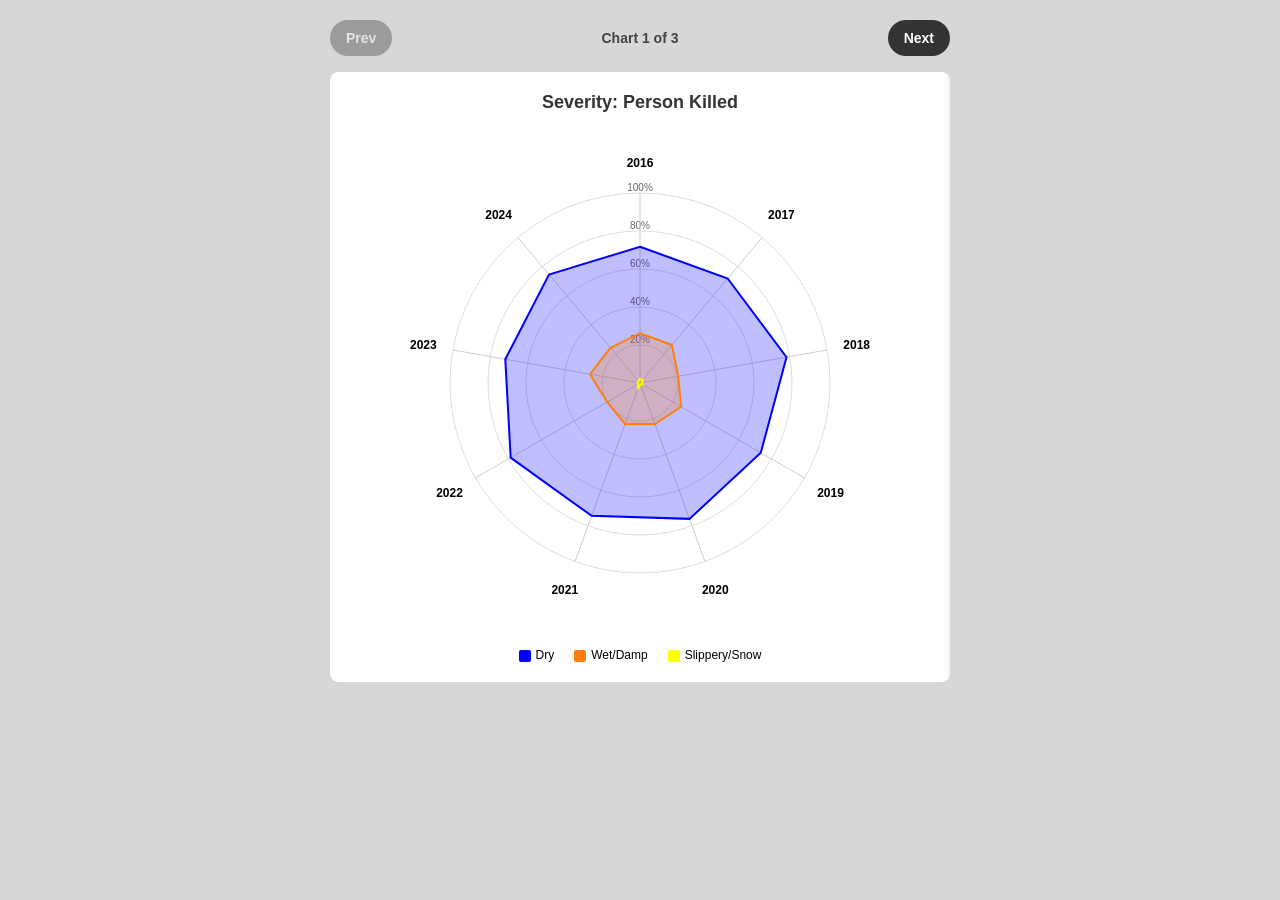
<file: severity2.html>
<!DOCTYPE html>
<html lang="en">
<head>
    <meta charset="UTF-8">
    <meta name="viewport" content="width=device-width, initial-scale=1.0">
    <title>Accident Severity Analysis - Radar Charts</title>
    <script src="d3.v7.min.js"></script>
    <style>
        body {
            font-family: Arial, sans-serif;
            margin: 20px;
            background-color: #d8d6d6;
        }
        h1 {
            text-align: center;
            color: #333;
        }
        .carousel-shell {
            max-width: 620px;
            margin: 0 auto;
        }
        .carousel-controls {
            display: flex;
            justify-content: space-between;
            align-items: center;
            gap: 12px;
            margin: 0 0 16px;
        }
        .nav-button {
            border: none;
            border-radius: 999px;
            padding: 10px 16px;
            font-size: 14px;
            font-weight: bold;
            color: white;
            background: #333;
            cursor: pointer;
            transition: opacity 0.2s ease, transform 0.2s ease;
        }
        .nav-button:hover:not(:disabled) {
            transform: translateY(-1px);
        }
        .nav-button:disabled {
            opacity: 0.35;
            cursor: not-allowed;
        }
        .chart-counter {
            flex: 1;
            text-align: center;
            font-size: 14px;
            font-weight: bold;
            color: #444;
        }
        .carousel-viewport {
            overflow: hidden;
            border-radius: 8px;
        }
        .carousel-track {
            display: flex;
            transition: transform 0.35s ease;
            will-change: transform;
        }
        .radar-chart-container {
            background-color: white;
            padding: 20px;
            border-radius: 8px;
            box-shadow: 0 2px 8px rgba(0, 0, 0, 0.1);
            width: 100%;
            box-sizing: border-box;
            flex: 0 0 100%;
        }
        .radar-chart-title {
            text-align: center;
            font-size: 18px;
            font-weight: bold;
            margin-bottom: 20px;
            color: #333;
        }
        svg {
            display: block;
            margin: 0 auto;
        }
        .radar-legend {
            margin-top: 15px;
            text-align: center;
            font-size: 12px;
        }
        .legend-item {
            display: inline-block;
            margin: 0 10px;
        }
        .legend-color {
            display: inline-block;
            width: 12px;
            height: 12px;
            margin-right: 5px;
            vertical-align: middle;
            border-radius: 2px;
        }
    </style>
</head>
<body>
    <div class="carousel-shell">
        <div class="carousel-controls">
            <button id="prevChart" class="nav-button" type="button">Prev</button>
            <div id="chartCounter" class="chart-counter"></div>
            <button id="nextChart" class="nav-button" type="button">Next</button>
        </div>
        <div class="carousel-viewport">
            <div class="carousel-track" id="chartsContainer"></div>
        </div>
    </div>

    <script>
        // Configuration
        const SEVERITY_LEVELS = [1, 2, 3];
        const SEVERITY_NAMES = {
            1: 'Person Killed',
            2: 'Serious Injury',
            3: 'Slight Injury'
        };
        const ROAD_SURFACE_NAMES = {
            0: 'Dry',
            1: 'Wet/Damp',
            2: 'Slippery/Snow'
        };
        const ROAD_SURFACE_COLORS = {
            0: '#0000ff',  // Purple
            1: '#ff7f0e',  // Blue
            2: '#ffff00'   // Orange
        };
        //["#0000ff", "#00ffff", "#00ff00", "#ffff00", "#ff0000"];

        const SVG_SIZE = 500;
        const MARGIN = 60;
        const CHART_RADIUS = (SVG_SIZE - 2 * MARGIN) / 2;

        const chartState = {
            currentIndex: 0,
            chartCount: SEVERITY_LEVELS.length
        };

        // Load data (percentages: array per severity -> accident_detail -> year_count in %)
        d3.json('public/heatmaps/accident_counts_by_year_roadSurface_severity_percent.json').then(data => {
            const dataBySeverity = {};
            const yearsSet = new Set();

            data.forEach(sevEntry => {
                const sev = Number(sevEntry.severity_death);
                dataBySeverity[sev] = {};
                sevEntry.accident_detail.forEach(detail => {
                    const road = Number(detail.roadSurfaceCondition);
                    const year_count = detail.year_count || {};
                    dataBySeverity[sev][road] = Object.assign({}, year_count);
                    Object.keys(year_count).forEach(y => yearsSet.add(Number(y)));
                });
            });

            const years = Array.from(yearsSet).sort((a, b) => a - b).map(String);
            const container = d3.select('#chartsContainer');

            SEVERITY_LEVELS.forEach(severity => {
                createRadarChart(container, dataBySeverity, severity, years);
            });

            setupCarousel();
        }).catch(err => {
            console.error('Failed to load severity data:', err);
        });

        function setupCarousel() {
            const track = document.getElementById('chartsContainer');
            const prevButton = document.getElementById('prevChart');
            const nextButton = document.getElementById('nextChart');
            const counter = document.getElementById('chartCounter');

            function render() {
                track.style.transform = `translateX(-${chartState.currentIndex * 100}%)`;
                prevButton.disabled = chartState.currentIndex === 0;
                nextButton.disabled = chartState.currentIndex === chartState.chartCount - 1;
                counter.textContent = `Chart ${chartState.currentIndex + 1} of ${chartState.chartCount}`;
            }

            prevButton.addEventListener('click', () => {
                if (chartState.currentIndex > 0) {
                    chartState.currentIndex -= 1;
                    render();
                }
            });

            nextButton.addEventListener('click', () => {
                if (chartState.currentIndex < chartState.chartCount - 1) {
                    chartState.currentIndex += 1;
                    render();
                }
            });

            render();
        }

        function createRadarChart(container, dataBySeverity, severity, years) {
            const numAxes = years.length;

            const chartDiv = container.append('div')
                .attr('class', 'radar-chart-container');

            chartDiv.append('div')
                .attr('class', 'radar-chart-title')
                .text(`Severity: ${SEVERITY_NAMES[severity]}`);

            const svg = chartDiv.append('svg')
                .attr('width', SVG_SIZE)
                .attr('height', SVG_SIZE);

            const g = svg.append('g')
                .attr('transform', `translate(${SVG_SIZE / 2}, ${SVG_SIZE / 2})`);

            const radialScale = d3.scaleLinear()
                .domain([0, 100])
                .range([0, CHART_RADIUS]);

            const numGridLines = 5;
            for (let i = 1; i <= numGridLines; i++) {
                const pct = (i / numGridLines) * 100;
                const radius = (CHART_RADIUS / numGridLines) * i;
                g.append('circle')
                    .attr('cx', 0)
                    .attr('cy', 0)
                    .attr('r', radius)
                    .style('fill', 'none')
                    .style('stroke', '#ddd')
                    .style('stroke-width', 1);

                g.append('text')
                    .attr('x', 0)
                    .attr('y', -radius)
                    .attr('dy', '-0.25em')
                    .attr('text-anchor', 'middle')
                    .style('font-size', '10px')
                    .style('fill', '#666')
                    .text(`${Math.round(pct)}%`);
            }

            const angleSlice = (Math.PI * 2) / numAxes;

            years.forEach((year, i) => {
                const angle = angleSlice * i - Math.PI / 2;
                const x = CHART_RADIUS * Math.cos(angle);
                const y = CHART_RADIUS * Math.sin(angle);

                g.append('line')
                    .attr('x1', 0)
                    .attr('y1', 0)
                    .attr('x2', x)
                    .attr('y2', y)
                    .style('stroke', '#ccc')
                    .style('stroke-width', 1);

                const labelRadius = CHART_RADIUS + 30;
                const labelX = labelRadius * Math.cos(angle);
                const labelY = labelRadius * Math.sin(angle);

                g.append('text')
                    .attr('x', labelX)
                    .attr('y', labelY)
                    .attr('text-anchor', 'middle')
                    .attr('dy', '0.35em')
                    .style('font-size', '12px')
                    .style('font-weight', 'bold')
                    .text(year);
            });

            [0, 1, 2].forEach(roadSurface => {
                const yearCounts = (dataBySeverity[severity] && dataBySeverity[severity][roadSurface]) || {};

                const points = years.map((year, i) => {
                    const angle = angleSlice * i - Math.PI / 2;
                    const pctValue = Number(yearCounts[year] || 0);
                    const radius = radialScale(pctValue);
                    const x = radius * Math.cos(angle);
                    const y = radius * Math.sin(angle);
                    return [x, y];
                });

                const polygonPath = d3.line()(points) + 'Z';

                g.append('path')
                    .attr('d', polygonPath)
                    .style('fill', ROAD_SURFACE_COLORS[roadSurface])
                    .style('fill-opacity', 0.25)
                    .style('stroke', ROAD_SURFACE_COLORS[roadSurface])
                    .style('stroke-width', 2);
            });

            const legend = chartDiv.append('div')
                .attr('class', 'radar-legend');

            [0, 1, 2].forEach(roadSurface => {
                const item = legend.append('div')
                    .attr('class', 'legend-item');

                item.append('span')
                    .attr('class', 'legend-color')
                    .style('background-color', ROAD_SURFACE_COLORS[roadSurface]);

                item.append('span')
                    .text(ROAD_SURFACE_NAMES[roadSurface]);
            });
        }
    </script>
</body>
</html>
</file>
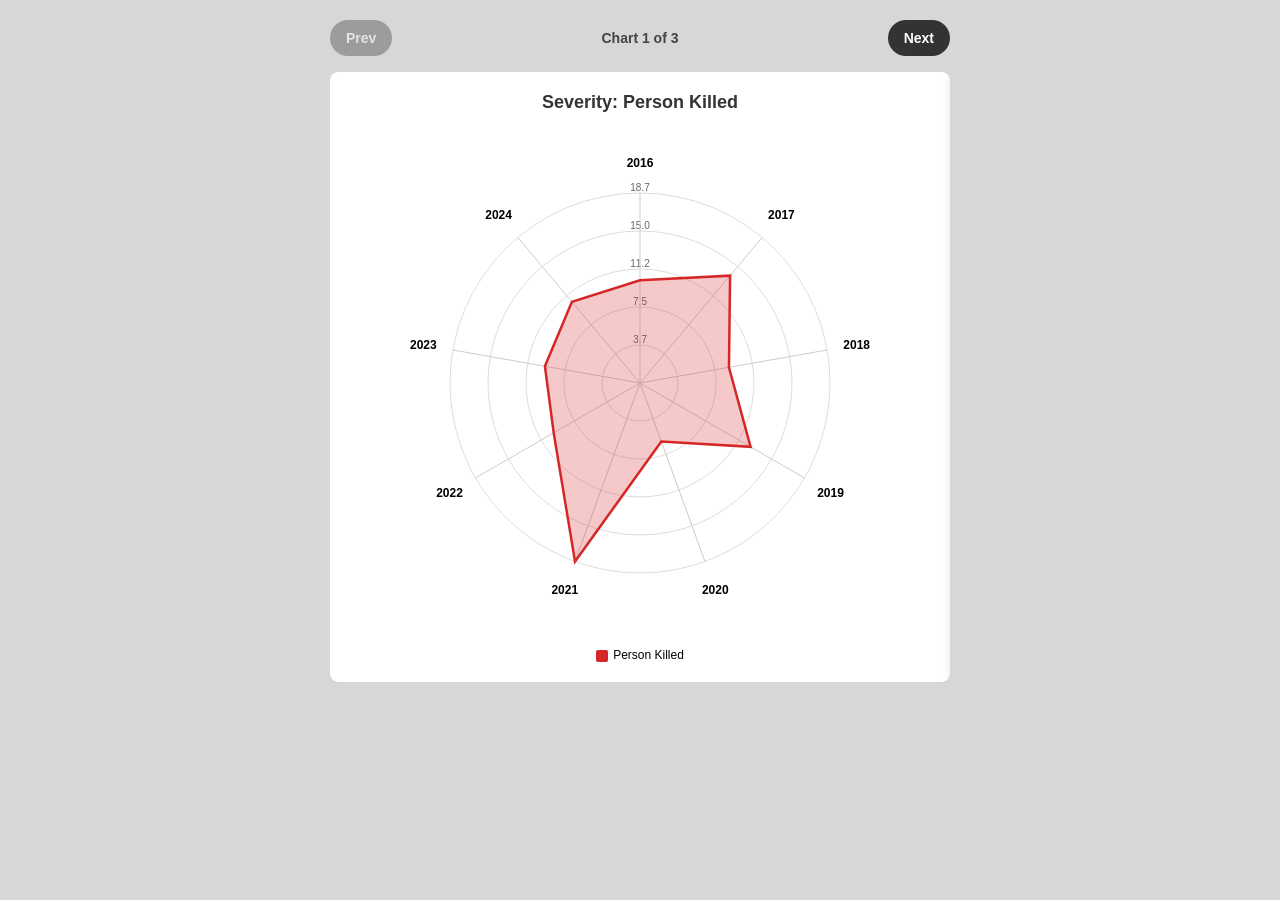
<file: severity3.html>
<!DOCTYPE html>
<html lang="en">
<head>
    <meta charset="UTF-8">
    <meta name="viewport" content="width=device-width, initial-scale=1.0">
    <title>Accident Severity Analysis - Radar Charts</title>
    <script src="d3.v7.min.js"></script>
    <style>
        body {
            font-family: Arial, sans-serif;
            margin: 20px;
            background-color: #d8d6d6;
        }
        h1 {
            text-align: center;
            color: #333;
        }
        .carousel-shell {
            max-width: 620px;
            margin: 0 auto;
        }
        .carousel-controls {
            display: flex;
            justify-content: space-between;
            align-items: center;
            gap: 12px;
            margin: 0 0 16px;
        }
        .nav-button {
            border: none;
            border-radius: 999px;
            padding: 10px 16px;
            font-size: 14px;
            font-weight: bold;
            color: white;
            background: #333;
            cursor: pointer;
            transition: opacity 0.2s ease, transform 0.2s ease;
        }
        .nav-button:hover:not(:disabled) {
            transform: translateY(-1px);
        }
        .nav-button:disabled {
            opacity: 0.35;
            cursor: not-allowed;
        }
        .chart-counter {
            flex: 1;
            text-align: center;
            font-size: 14px;
            font-weight: bold;
            color: #444;
        }
        .carousel-viewport {
            overflow: hidden;
            border-radius: 8px;
        }
        .carousel-track {
            display: flex;
            transition: transform 0.35s ease;
            will-change: transform;
        }
        .radar-chart-container {
            background-color: white;
            padding: 20px;
            border-radius: 8px;
            box-shadow: 0 2px 8px rgba(0, 0, 0, 0.1);
            width: 100%;
            box-sizing: border-box;
            flex: 0 0 100%;
        }
        .radar-chart-title {
            text-align: center;
            font-size: 18px;
            font-weight: bold;
            margin-bottom: 20px;
            color: #333;
        }
        svg {
            display: block;
            margin: 0 auto;
        }
        .radar-legend {
            margin-top: 15px;
            text-align: center;
            font-size: 12px;
        }
        .legend-item {
            display: inline-block;
            margin: 0 10px;
        }
        .legend-color {
            display: inline-block;
            width: 12px;
            height: 12px;
            margin-right: 5px;
            vertical-align: middle;
            border-radius: 2px;
        }
        .tooltip {
            position: fixed;
            background: rgba(0, 0, 0, 0.9);
            color: white;
            padding: 8px 12px;
            border-radius: 4px;
            font-size: 12px;
            pointer-events: none;
            z-index: 1000;
            display: none;
            white-space: nowrap;
        }
    </style>
</head>
<body>
    <div class="carousel-shell">
        <div class="carousel-controls">
            <button id="prevChart" class="nav-button" type="button">Prev</button>
            <div id="chartCounter" class="chart-counter"></div>
            <button id="nextChart" class="nav-button" type="button">Next</button>
        </div>
        <div class="carousel-viewport">
            <div class="carousel-track" id="chartsContainer"></div>
        </div>
    </div>
    <div class="tooltip" id="tooltip"></div>

    <script>
        // Configuration
        const SEVERITY_LEVELS = [1, 2, 3];
        const SEVERITY_NAMES = {
            1: 'Person Killed',
            2: 'Serious Injury',
            3: 'Slight Injury'
        };
        const SEVERITY_COLORS = {
            1: '#d62728',  // Red
            2: '#ff7f0e',  // Orange
            3: '#2ca02c'   // Green
        };

        const SVG_SIZE = 500;
        const MARGIN = 60;
        const CHART_RADIUS = (SVG_SIZE - 2 * MARGIN) / 2;

        const chartState = {
            currentIndex: 0,
            chartCount: SEVERITY_LEVELS.length,
            maxValue: 0
        };

        // Load data from roadSurface2 normalized JSON
        d3.json('public/heatmaps/roadSurface2_accident_counts_by_severity_year_percent.json').then(data => {
            const dataBySeverity = {};
            const totals = {}; // Store total counts per severity
            const yearsSet = new Set();

            data.accident_detail.forEach(detail => {
                const sev = Number(detail.severity);
                dataBySeverity[sev] = {};
                totals[sev] = detail.total; // Store the total
                const yearCounts = detail.year_count || {};
                Object.entries(yearCounts).forEach(([year, percentage]) => {
                    dataBySeverity[sev][year] = Number(percentage);
                    yearsSet.add(year);
                    // Track max value for scaling
                    if (Number(percentage) > chartState.maxValue) {
                        chartState.maxValue = Number(percentage);
                    }
                });
            });

            const years = Array.from(yearsSet).sort((a, b) => Number(a) - Number(b));
            const container = d3.select('#chartsContainer');

            SEVERITY_LEVELS.forEach(severity => {
                createRadarChart(container, dataBySeverity, severity, years, totals[severity]);
            });

            setupCarousel();
        }).catch(err => {
            console.error('Failed to load severity data:', err);
        });

        function setupCarousel() {
            const track = document.getElementById('chartsContainer');
            const prevButton = document.getElementById('prevChart');
            const nextButton = document.getElementById('nextChart');
            const counter = document.getElementById('chartCounter');

            function render() {
                track.style.transform = `translateX(-${chartState.currentIndex * 100}%)`;
                prevButton.disabled = chartState.currentIndex === 0;
                nextButton.disabled = chartState.currentIndex === chartState.chartCount - 1;
                counter.textContent = `Chart ${chartState.currentIndex + 1} of ${chartState.chartCount}`;
            }

            prevButton.addEventListener('click', () => {
                if (chartState.currentIndex > 0) {
                    chartState.currentIndex -= 1;
                    render();
                }
            });

            nextButton.addEventListener('click', () => {
                if (chartState.currentIndex < chartState.chartCount - 1) {
                    chartState.currentIndex += 1;
                    render();
                }
            });

            render();
        }

        function createRadarChart(container, dataBySeverity, severity, years, total) {
            const numAxes = years.length;

            const chartDiv = container.append('div')
                .attr('class', 'radar-chart-container');

            chartDiv.append('div')
                .attr('class', 'radar-chart-title')
                .text(`Severity: ${SEVERITY_NAMES[severity]}`);

            const svg = chartDiv.append('svg')
                .attr('width', SVG_SIZE)
                .attr('height', SVG_SIZE);

            const g = svg.append('g')
                .attr('transform', `translate(${SVG_SIZE / 2}, ${SVG_SIZE / 2})`);

            const radialScale = d3.scaleLinear()
                .domain([0, chartState.maxValue])
                .range([0, CHART_RADIUS]);

            const numGridLines = 5;
            for (let i = 1; i <= numGridLines; i++) {
                const gridValue = (i / numGridLines) * chartState.maxValue;
                const radius = (CHART_RADIUS / numGridLines) * i;
                g.append('circle')
                    .attr('cx', 0)
                    .attr('cy', 0)
                    .attr('r', radius)
                    .style('fill', 'none')
                    .style('stroke', '#ddd')
                    .style('stroke-width', 1);

                g.append('text')
                    .attr('x', 0)
                    .attr('y', -radius)
                    .attr('dy', '-0.25em')
                    .attr('text-anchor', 'middle')
                    .style('font-size', '10px')
                    .style('fill', '#666')
                    .text(gridValue.toFixed(1));
            }

            const angleSlice = (Math.PI * 2) / numAxes;

            years.forEach((year, i) => {
                const angle = angleSlice * i - Math.PI / 2;
                const x = CHART_RADIUS * Math.cos(angle);
                const y = CHART_RADIUS * Math.sin(angle);

                g.append('line')
                    .attr('x1', 0)
                    .attr('y1', 0)
                    .attr('x2', x)
                    .attr('y2', y)
                    .style('stroke', '#ccc')
                    .style('stroke-width', 1);

                const labelRadius = CHART_RADIUS + 30;
                const labelX = labelRadius * Math.cos(angle);
                const labelY = labelRadius * Math.sin(angle);

                g.append('text')
                    .attr('x', labelX)
                    .attr('y', labelY)
                    .attr('text-anchor', 'middle')
                    .attr('dy', '0.35em')
                    .style('font-size', '12px')
                    .style('font-weight', 'bold')
                    .text(year);
            });

            // Draw single polygon for this severity
            const yearCounts = dataBySeverity[severity] || {};

            const points = years.map((year, i) => {
                const angle = angleSlice * i - Math.PI / 2;
                const pctValue = Number(yearCounts[year] || 0);
                const radius = radialScale(pctValue);
                const x = radius * Math.cos(angle);
                const y = radius * Math.sin(angle);
                return [x, y];
            });

            const polygonPath = d3.line()(points) + 'Z';

            g.append('path')
                .attr('d', polygonPath)
                .style('fill', SEVERITY_COLORS[severity])
                .style('fill-opacity', 0.25)
                .style('stroke', SEVERITY_COLORS[severity])
                .style('stroke-width', 2.5)
                .on('mouseover', function() {
                    d3.select(this).style('fill-opacity', 0.4);
                    const tooltip = document.getElementById('tooltip');
                    tooltip.textContent = `Total: ${total.toLocaleString()} accidents`;
                    tooltip.style.display = 'block';
                })
                .on('mousemove', function(event) {
                    const tooltip = document.getElementById('tooltip');
                    tooltip.style.left = (event.clientX + 10) + 'px';
                    tooltip.style.top = (event.clientY + 10) + 'px';
                })
                .on('mouseout', function() {
                    d3.select(this).style('fill-opacity', 0.25);
                    const tooltip = document.getElementById('tooltip');
                    tooltip.style.display = 'none';
                });

            // Add legend
            const legend = chartDiv.append('div')
                .attr('class', 'radar-legend');

            const item = legend.append('div')
                .attr('class', 'legend-item');

            item.append('span')
                .attr('class', 'legend-color')
                .style('background-color', SEVERITY_COLORS[severity]);

            item.append('span')
                .text(SEVERITY_NAMES[severity]);
        }
    </script>
</body>
</html>
</file>
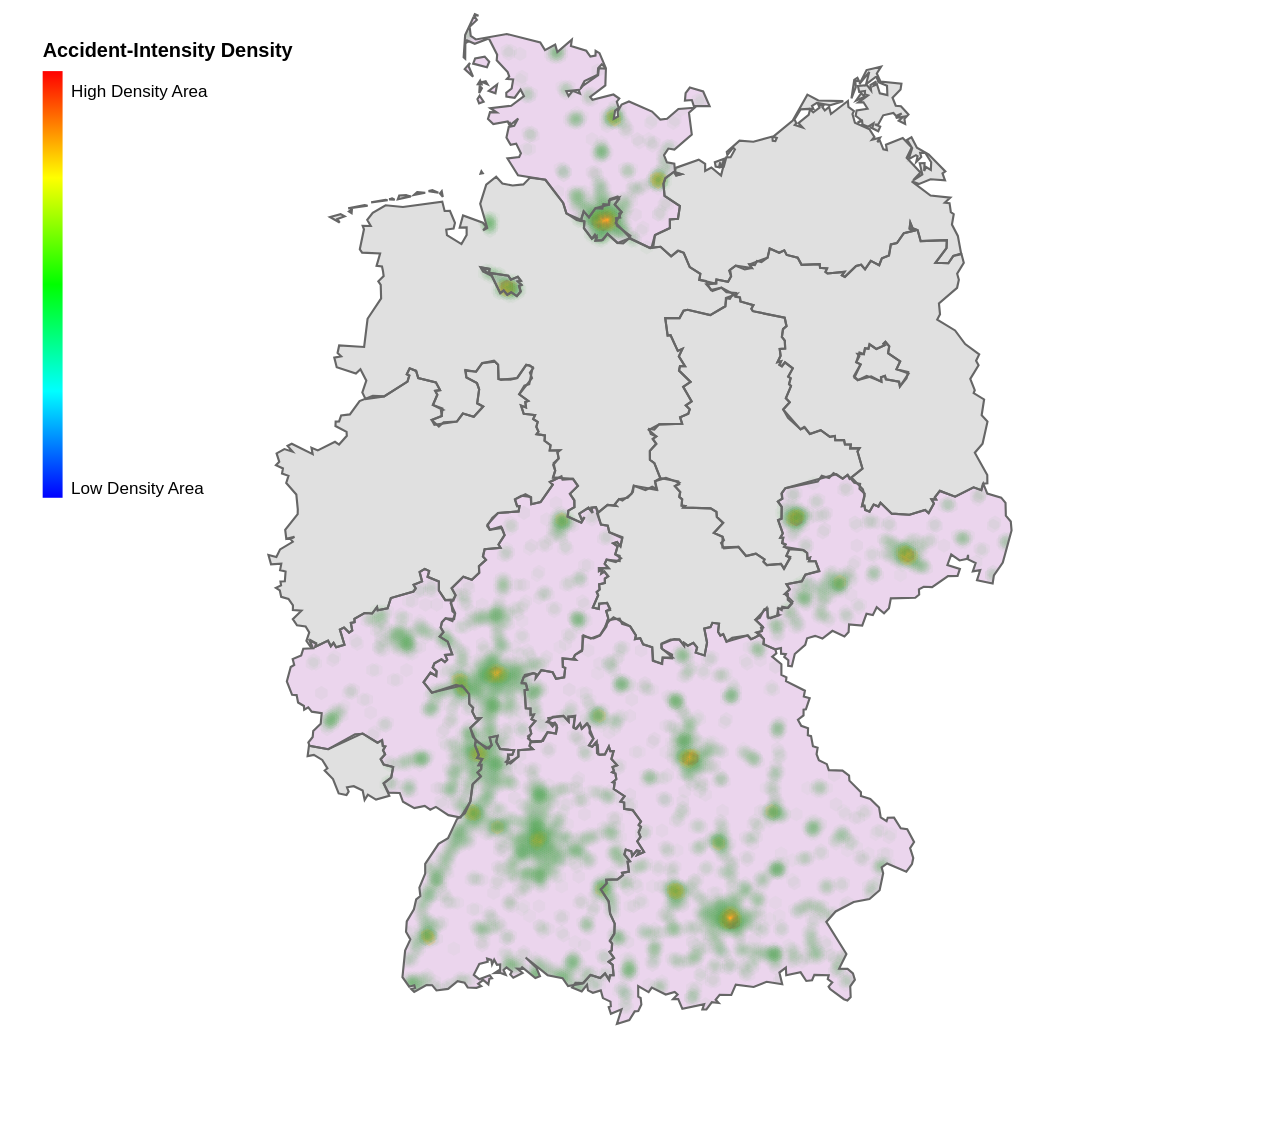
<file: heatmap_html/2016.html>
<!DOCTYPE html>
<html lang="en">
	<head>
		<meta charset="utf-8" />
		<link rel="icon" href="../public/favicon.png" />
		<meta name="viewport" content="width=device-width, initial-scale=1" />
		<title>Assignment 02 - 2016 Heatmap (SVG Only)</title>
		<!-- global style -->
		<link rel="stylesheet" href="../style.css">
		<!-- d3: version given with the assignment -->
		<script src="../d3.v7.min.js"></script>
		<script src="../drawMap.js"></script>
	</head>
	<body>
		<div>
			
			<main></main>
		</div>
	</body>
</html>

<script>

	
	function loadData() {
		(async function() {
			try {
				const unfallatlasData = await d3.json("../public/output/data_2016.json")
				const germanyData = await d3.json("../public/germany_states.geo.json")
				const metadata = await d3.json("../public/metadata.json")
				const heatmap2016 = await d3.json("../public/heatmaps/heatmap_2016.json")
					const yearlyData = await d3.json("../public/accidents_by_year_state.json")
					const year2016Data = yearlyData.find(d => d.year === 2016).accident_data

				// call function to draw the map and the cities information using SVG only
				drawMap(unfallatlasData, germanyData, metadata, heatmap2016, year2016Data, {
					stateFillColor: "#ebd5ed", //0c0568
					heatmapPalette: {
						mode: "threshold",
						thresholds: [0.25, 0.5],
						colors: ["#4AA44C", "#FAB228", "#EF4338"]
					}
				})
			} catch(error) {
				// console.log(error)
			}
		})();		
	}


	// load data and plot map
	loadData()		
	
  </script>
</html>
</file>
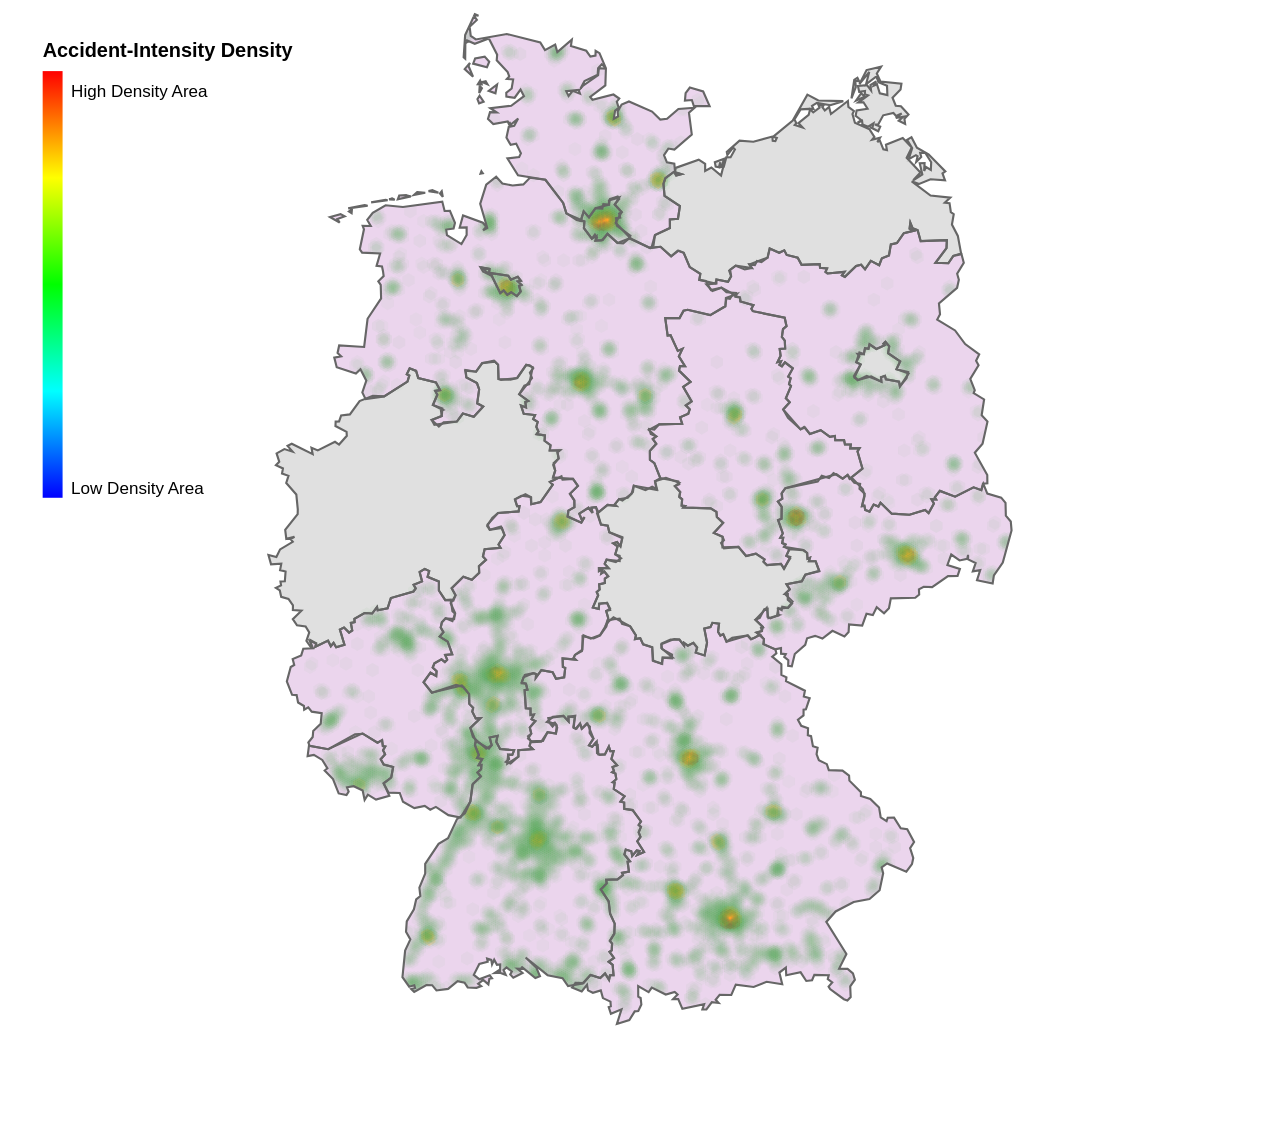
<file: heatmap_html/2017.html>
<!DOCTYPE html>
<html lang="en">
	<head>
		<meta charset="utf-8" />
		<link rel="icon" href="../public/favicon.png" />
		<meta name="viewport" content="width=device-width, initial-scale=1" />
		<title>Assignment 02 - 2017 Heatmap (SVG Only)</title>
		<!-- global style -->
		<link rel="stylesheet" href="../style.css">
		<!-- d3: version given with the assignment -->
		<script src="../d3.v7.min.js"></script>
		<script src="../drawMap.js"></script>
	</head>
	<body>
		<div>
			<main></main>
		</div>
	</body>
</html>

<script>

	
	function loadData() {
		(async function() {
			try {
				const unfallatlasData = await d3.json("../public/output/data_2017.json")
				const germanyData = await d3.json("../public/germany_states.geo.json")
				const metadata = await d3.json("../public/metadata.json")
				const heatmap2017 = await d3.json("../public/heatmaps/heatmap_2017.json")
					const yearlyData = await d3.json("../public/accidents_by_year_state.json")
					const year2017Data = yearlyData.find(d => d.year === 2017).accident_data

					// call function to draw the map and the cities information using SVG only
					drawMap(unfallatlasData, germanyData, metadata, heatmap2017, year2017Data, {
					stateFillColor: "#ebd5ed",
					heatmapPalette: {
						mode: "threshold",
						thresholds: [0.25, 0.5],
						colors: ["#4AA44C", "#FAB228", "#EF4338"]
					}
				})
			} catch(error) {
				// console.log(error)
			}
		})();		
	}


	// load data and plot map
	loadData()		
	
  </script>
</html>
</file>
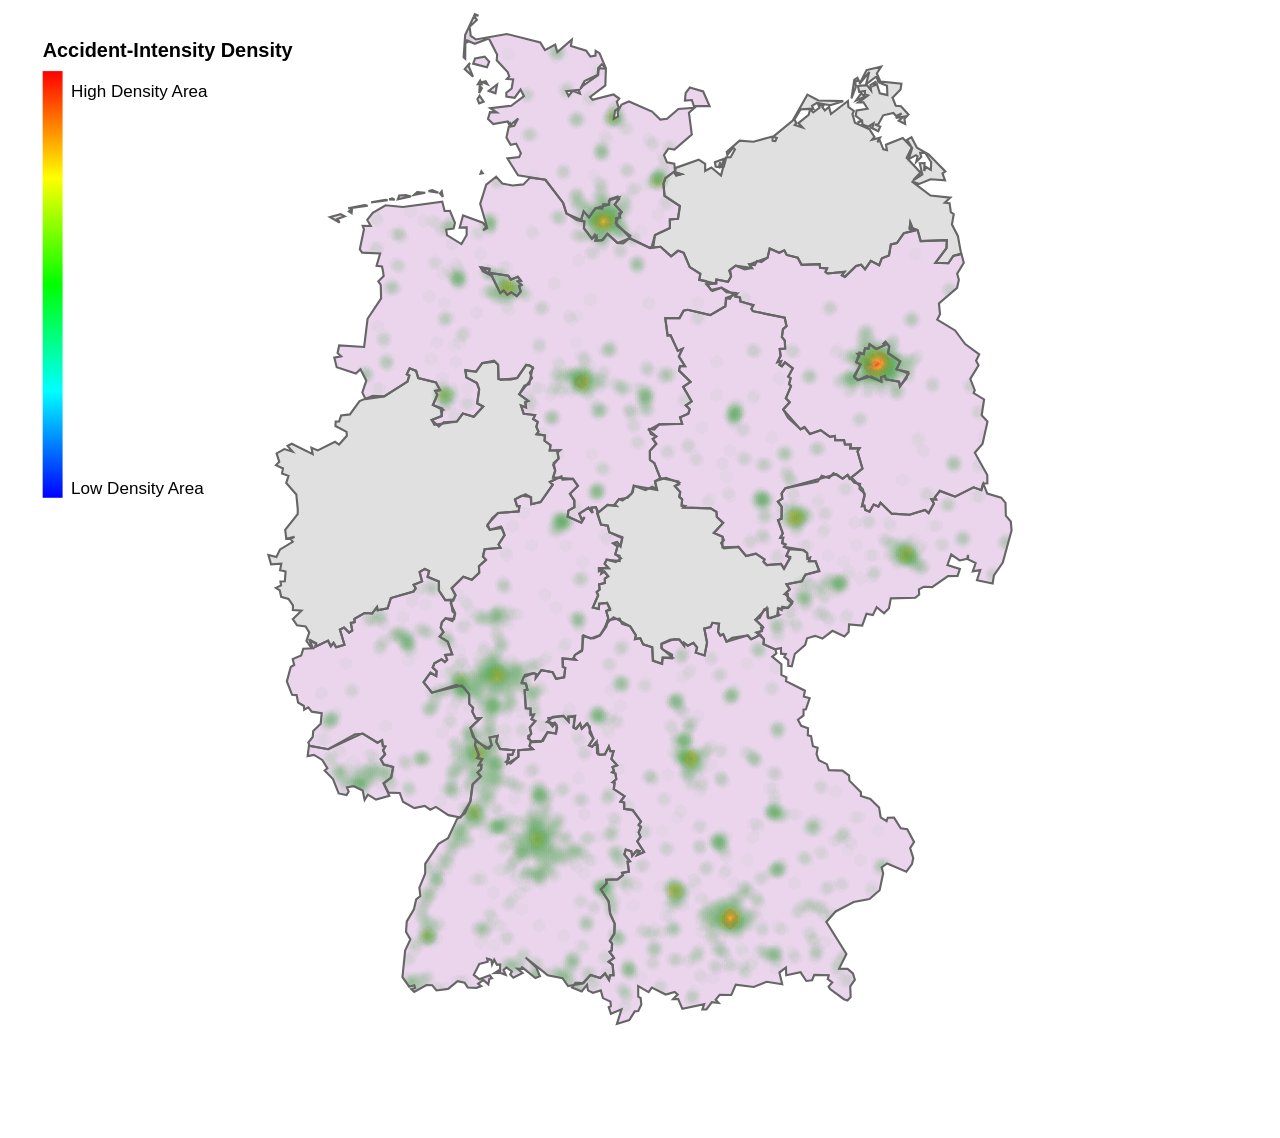
<file: heatmap_html/2018.html>
<!DOCTYPE html>
<html lang="en">
	<head>
		<meta charset="utf-8" />
		<link rel="icon" href="../public/favicon.png" />
		<meta name="viewport" content="width=device-width, initial-scale=1" />
		<title>Assignment 02 - 2018 Heatmap (SVG Only)</title>
		<!-- global style -->
		<link rel="stylesheet" href="../style.css">
		<!-- d3: version given with the assignment -->
		<script src="../d3.v7.min.js"></script>
		<script src="../drawMap.js"></script>
	</head>
	<body>
		<div><main></main>
		</div>
	</body>
</html>

<script>

	
	function loadData() {
		(async function() {
			try {
				const unfallatlasData = await d3.json("../public/output/data_2018.json")
				const germanyData = await d3.json("../public/germany_states.geo.json")
				const metadata = await d3.json("../public/metadata.json")
				const heatmap2018 = await d3.json("../public/heatmaps/heatmap_2018.json")
					const yearlyData = await d3.json("../public/accidents_by_year_state.json")
					const year2018Data = yearlyData.find(d => d.year === 2018).accident_data

					// call function to draw the map and the cities information using SVG only
					drawMap(unfallatlasData, germanyData, metadata, heatmap2018, year2018Data, {
					stateFillColor: "#ebd5ed",
					heatmapPalette: {
						mode: "threshold",
						thresholds: [0.25, 0.5],
						colors: ["#4AA44C", "#FAB228", "#EF4338"]
					}
				})
			} catch(error) {
				// console.log(error)
			}
		})();		
	}


	
	
	// load data and plot map
	loadData()		
	
  </script>
</html>
</file>
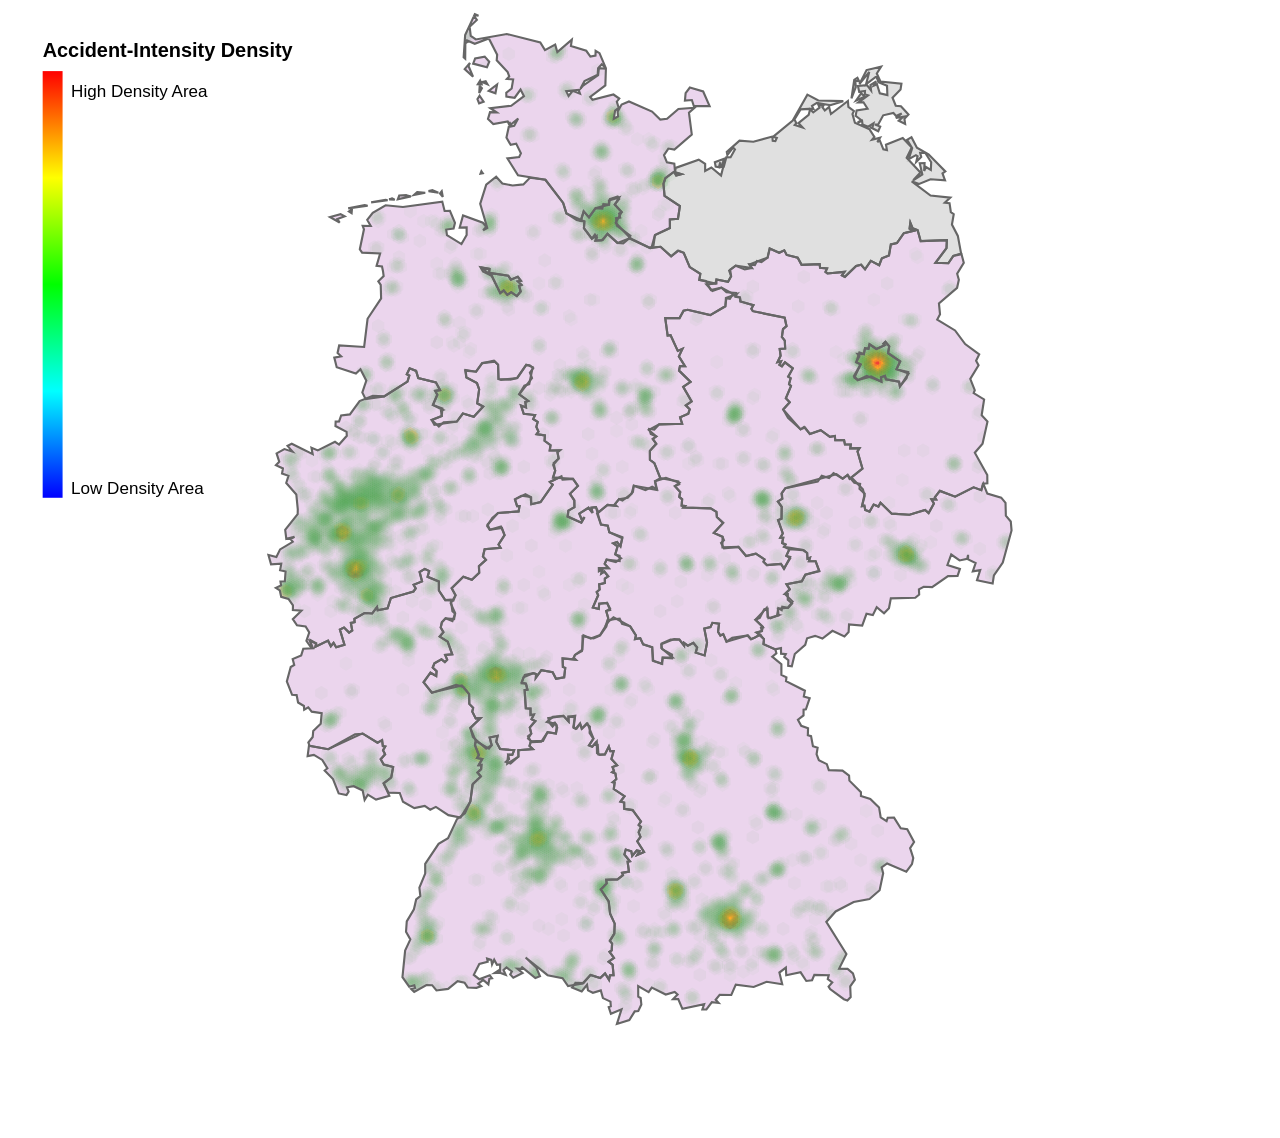
<file: heatmap_html/2019.html>
<!DOCTYPE html>
<html lang="en">
	<head>
		<meta charset="utf-8" />
		<link rel="icon" href="../public/favicon.png" />
		<meta name="viewport" content="width=device-width, initial-scale=1" />
		<title>Assignment 02 - 2019 Heatmap (SVG Only)</title>
		<!-- global style -->
		<link rel="stylesheet" href="../style.css">
		<!-- d3: version given with the assignment -->
		<script src="../d3.v7.min.js"></script>
		<script src="../drawMap.js"></script>
	</head>
	<body>
		<div>
			
			<main></main>
		</div>
	</body>
</html>

<script>

	
	function loadData() {
		(async function() {
			try {
				//const unfallatlasData = await d3.json("../public/output/data_2019.json")
				const [part1, part2] = await Promise.all([
					d3.json("../public/output/data_2019_part1.json"),
					d3.json("../public/output/data_2019_part2.json")
				]);
				const unfallatlasData = part1.concat(part2);
				const germanyData = await d3.json("../public/germany_states.geo.json")
				const metadata = await d3.json("../public/metadata.json")
				const heatmap2019 = await d3.json("../public/heatmaps/heatmap_2019.json")
					const yearlyData = await d3.json("../public/accidents_by_year_state.json")
					const year2019Data = yearlyData.find(d => d.year === 2019).accident_data

					// call function to draw the map and the cities information using SVG only
					drawMap(unfallatlasData, germanyData, metadata, heatmap2019, year2019Data, {
					stateFillColor: "#ebd5ed",
					heatmapPalette: {
						mode: "threshold",
						thresholds: [0.25, 0.5],
						colors: ["#4AA44C", "#FAB228", "#EF4338"]
					}
				})
			} catch(error) {
				// console.log(error)
			}
		})();		
	}


	
	// load data and plot map
	loadData()		
	
  </script>
</html>
</file>
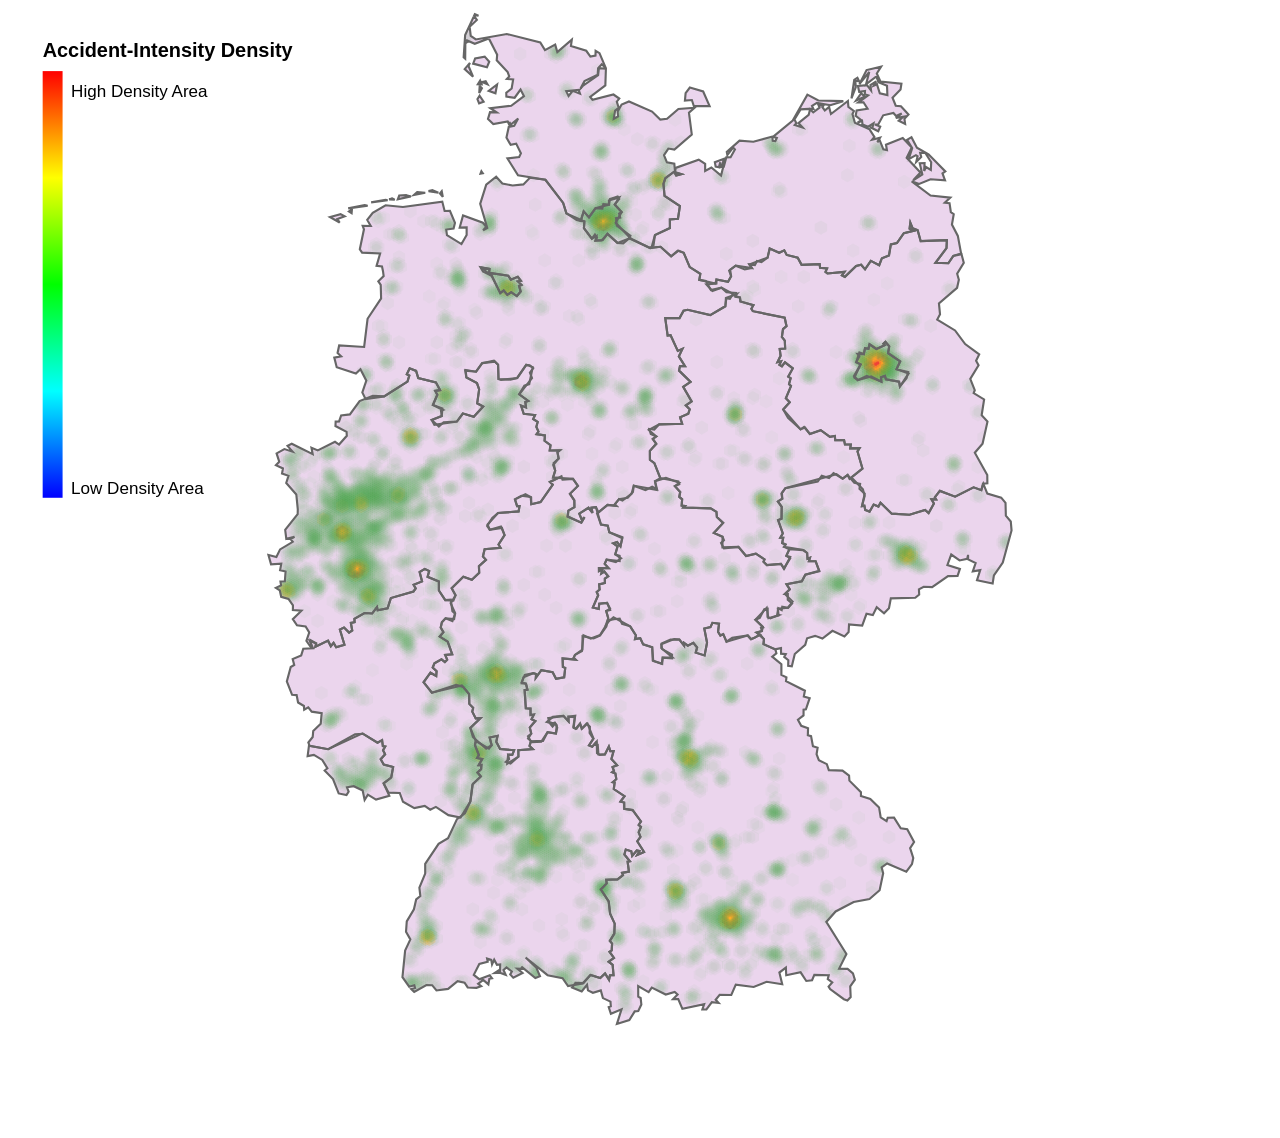
<file: heatmap_html/2023.html>
<!DOCTYPE html>
<html lang="en">
	<head>
		<meta charset="utf-8" />
		<link rel="icon" href="../public/favicon.png" />
		<meta name="viewport" content="width=device-width, initial-scale=1" />
		<title>Assignment 02 - 2023 Heatmap (SVG Only)</title>
		<!-- global style -->
		<link rel="stylesheet" href="../style.css">
		<!-- d3: version given with the assignment -->
		<script src="../d3.v7.min.js"></script>
		<script src="../drawMap.js"></script>
	</head>
	<body>
		
			<main></main>
		</div>
	</body>
</html>

<script>

	
	function loadData() {
		(async function() {
			try {
				const [part1, part2] = await Promise.all([
					d3.json("../public/output/data_2023_part1.json"),
					d3.json("../public/output/data_2023_part2.json")
				]);
				const unfallatlasData = part1.concat(part2);
				const germanyData = await d3.json("../public/germany_states.geo.json")
				const metadata = await d3.json("../public/metadata.json")
				const heatmap2023 = await d3.json("../public/heatmaps/heatmap_2023.json")
					const yearlyData = await d3.json("../public/accidents_by_year_state.json")
					const year2023Data = yearlyData.find(d => d.year === 2023).accident_data

					// call function to draw the map and the cities information using SVG only
					drawMap(unfallatlasData, germanyData, metadata, heatmap2023, year2023Data, {
					stateFillColor: "#ebd5ed",
					heatmapPalette: {
						mode: "threshold",
						thresholds: [0.25, 0.5],
						colors: ["#4AA44C", "#FAB228", "#EF4338"]
					}
				})
			} catch(error) {
				// console.log(error)
			}
		})();		
	}


	
	// load data and plot map
	loadData()		
	
  </script>
</html>
</file>
<file: style.css>
:root {
	font-family: Futura, Inter, Avenir, Helvetica, Arial, sans-serif;
	font-size: 18px;
	line-height: 24px;
	font-weight: 400;

	color-scheme: light dark;
	color: rgba(20, 20, 20, 0.87);
	background-color: #ffffff;

	font-synthesis: none;
	text-rendering: optimizeLegibility;
	-webkit-font-smoothing: antialiased;
	-moz-osx-font-smoothing: grayscale;
	-webkit-text-size-adjust: 100%;
}

.intro-area {
	display: flex;
	align-items: center;
	justify-content: space-between;
	padding: 1rem;
	gap: 1rem;
	background-color: #d8d6d6;
	bottom:10px;
}

body {
	margin: 0;
	overflow: auto;
}

nav {
	font-size: 1.2em;
	display: flex;
	padding: 1em;
	align-items: center;
	background-color: #242424;
	color: #efecec;
}

nav > #logo {
	height: 2em;
	margin-right: 0.66em;
}

.divider {
	flex-grow: 1;
}

@media (prefers-color-scheme: light) {
	:root {
		color: #213547;
		background-color: #ffffff;
	}
	a:hover {
		color: #747bff;
	}
	button {
		background-color: #f9f9f9;
	}
}

main {
	position: relative;
	width: 100%;
	height: 100%;
	display: flex;
	align-items: center;
	justify-content: center;
	overflow: auto;
}

#heatmap-controls {
	position: absolute;
	top: 1rem;
	left: 1rem;
	z-index: 20;
	background: rgba(20, 20, 20, 0.72);
	color: #fff;
	backdrop-filter: blur(8px);
	border: 1px solid rgba(255, 255, 255, 0.15);
	border-radius: 0.8rem;
	padding: 0.8rem 1rem;
	min-width: 340px;
	box-shadow: 0 10px 30px rgba(0, 0, 0, 0.22);
}

.heatmap-controls__title {
	font-size: 0.9rem;
	font-weight: 700;
	letter-spacing: 0.04em;
	text-transform: uppercase;
	margin-bottom: 0.45rem;
}

.heatmap-controls__row {
	display: flex;
	align-items: center;
	gap: 0.75rem;
}

#heatmap-year-label,
#heatmap-year-count {
	font-size: 0.9rem;
	white-space: nowrap;
}

#heatmap-year-slider {
	flex: 1;
	accent-color: #ff6b35;
	height: 1.5rem;
}

svg {
	display: block;
}

#legend {
	background-color: #fff5;
	padding: 0.5em;
	height: 4.5em;
	border-radius: 0.5em;
	backdrop-filter: blur(4px);
	position: absolute;
	bottom: 3em;
	right: 1em;
	width: 320px;
	display: flex;
	flex-direction: column;
	gap: 0.5em;
}

.work-area {
	width: 95%;
	height: 100%;
	min-height: 90vh;
	display: flex;
	margin-left:30px;
	flex-direction: column;
}

.nav-buttons {
	display: flex;
	gap: 0.5rem;
	margin: 10px auto 0; /* center horizontally and add small top margin */
	justify-content: center; /* center buttons */
	padding-top: 10px; /* requested top padding */
}

.nav-button {
	border: none;
	border-radius: 999px;
	padding: 10px 16px;
	font-size: 14px;
	font-weight: bold;
	color: white;
	background: #333;
	cursor: pointer;
	transition: opacity 0.2s ease, transform 0.2s ease;
}


.nav-button:hover:not(:disabled) {
	transform: translateY(-1px);
}

.nav-button:disabled {
	opacity: 0.35;
	cursor: default;
}

.nav-buttons #yearLabel {
	display: inline-flex;
	align-items: center;
	padding: 0 0.6rem;
	font-weight: 700;
	color: #333;
}

.split-table {
	width: 100%;
	height: 100%;
	border-collapse: collapse;
	border-spacing: 0;
	table-layout: fixed;
	border-radius: 20px;
	background-color: #d8d6d6;
	padding: 10px;
	box-shadow: 5px 5px 5px;
}


.split-row {
	height: 50%;
}

.split-cell {
	vertical-align: top;
	border: none;
	padding: 0;
}

.left-pane {
    width: 60%;
    padding: 1rem 0 1rem 1rem; /* remove right padding to eliminate gap */
    min-height: calc(100vh - 6.5em - 2rem); /* viewport minus navbar and padding */
	
    align-items: center;
    justify-content: center;
}

.right-pane {
    width: 40%;
    padding: 1rem 1rem 1rem 1rem; /* remove left padding to eliminate gap */
}

.left-pane iframe {
	display: block;
	width: 100%;
	height: calc(100vh - 6.5em - 2rem); /* ensure iframe fills left pane vertically */
	max-height: calc(100vh - 6.5em - 2rem);
	border: 0;
	overflow: hidden; /* hide iframe native overflow */
	/* hide scrollbars across browsers */
	scrollbar-width: none; /* Firefox */
	-ms-overflow-style: none; /* IE 10+ */
}

/* WebKit scrollbar hide */
.left-pane iframe::-webkit-scrollbar {
    display: none;
}

	/* stacked iframe container: position relative so iframes can be absolutely stacked */
	.left-frame-container {
		position: relative;
		width: 100%;
		height: calc(100vh - 6.5em - 2rem);
	}

	.left-frame-container iframe {
		position: absolute;
		top: 20px;
		left: 20px;
		width: calc(100% - 40px);
		height: calc(100% - 40px);
		border: 0;
	}
</file>
